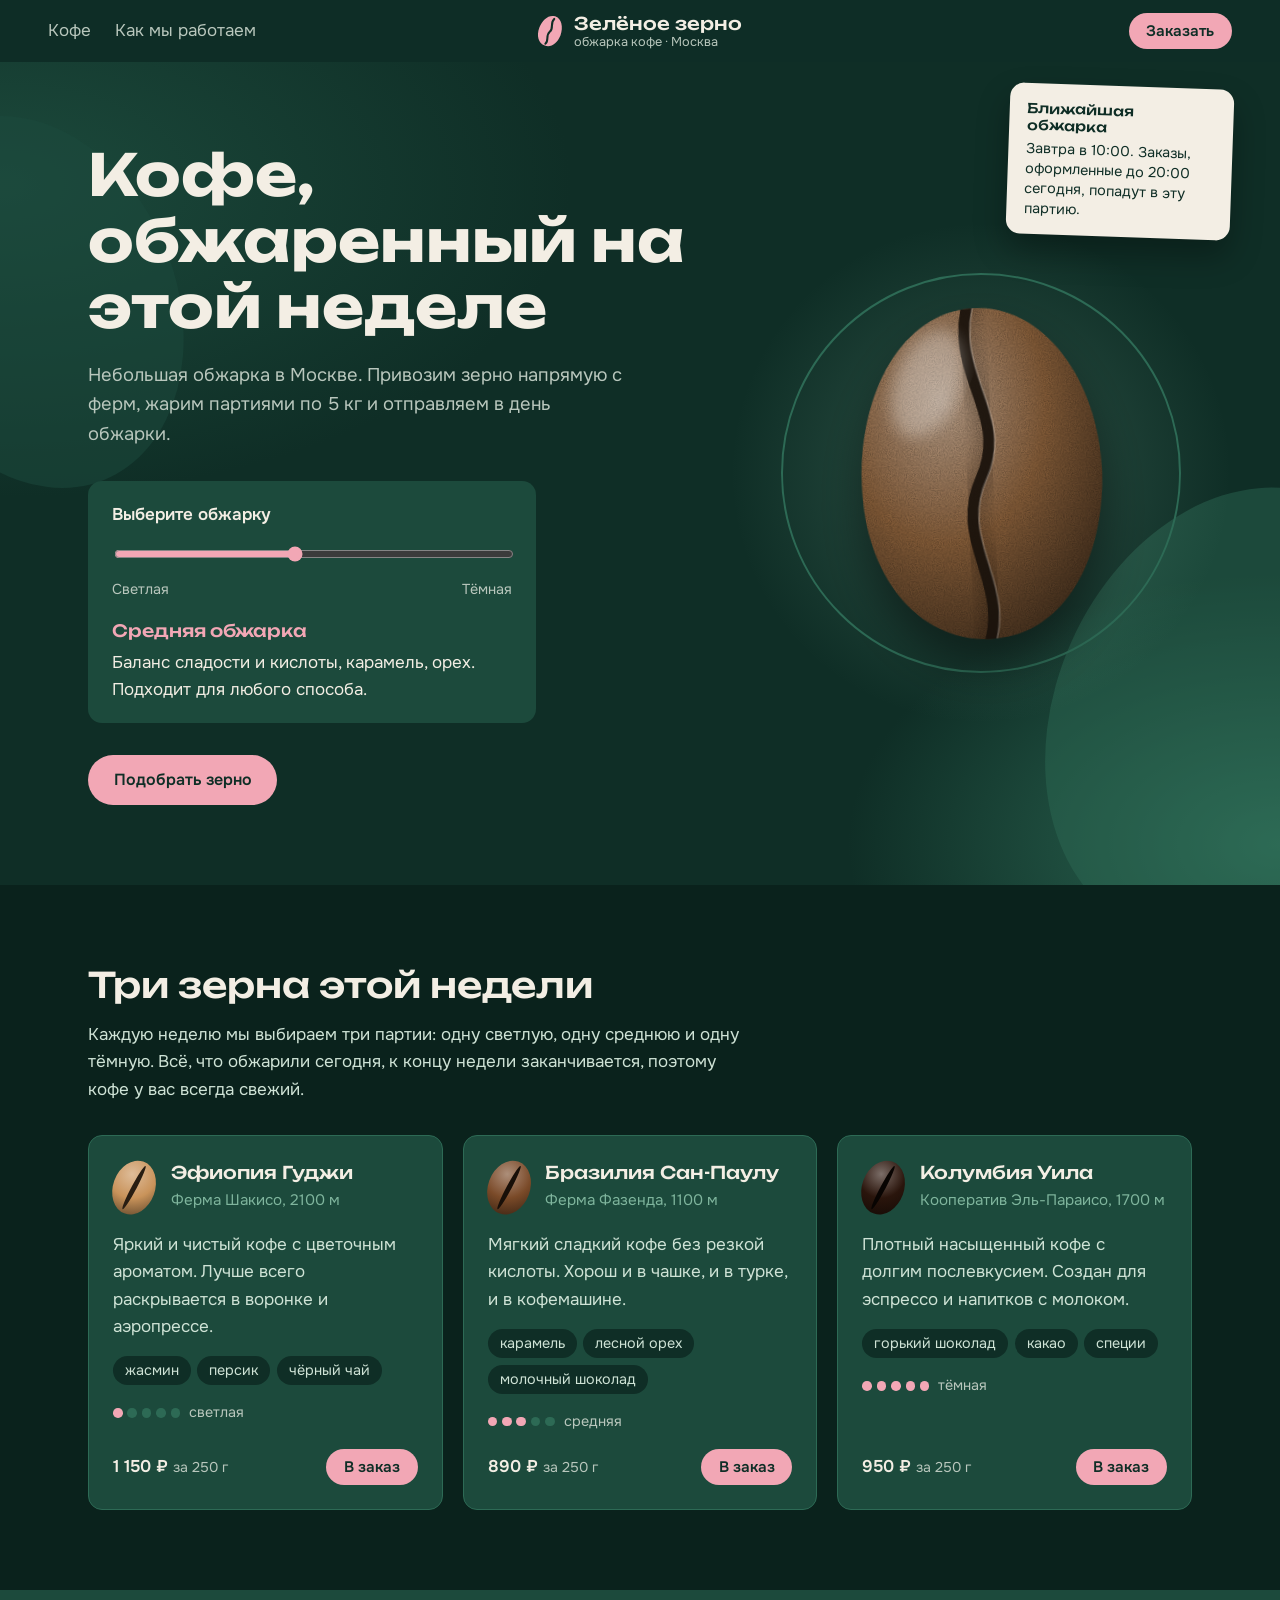
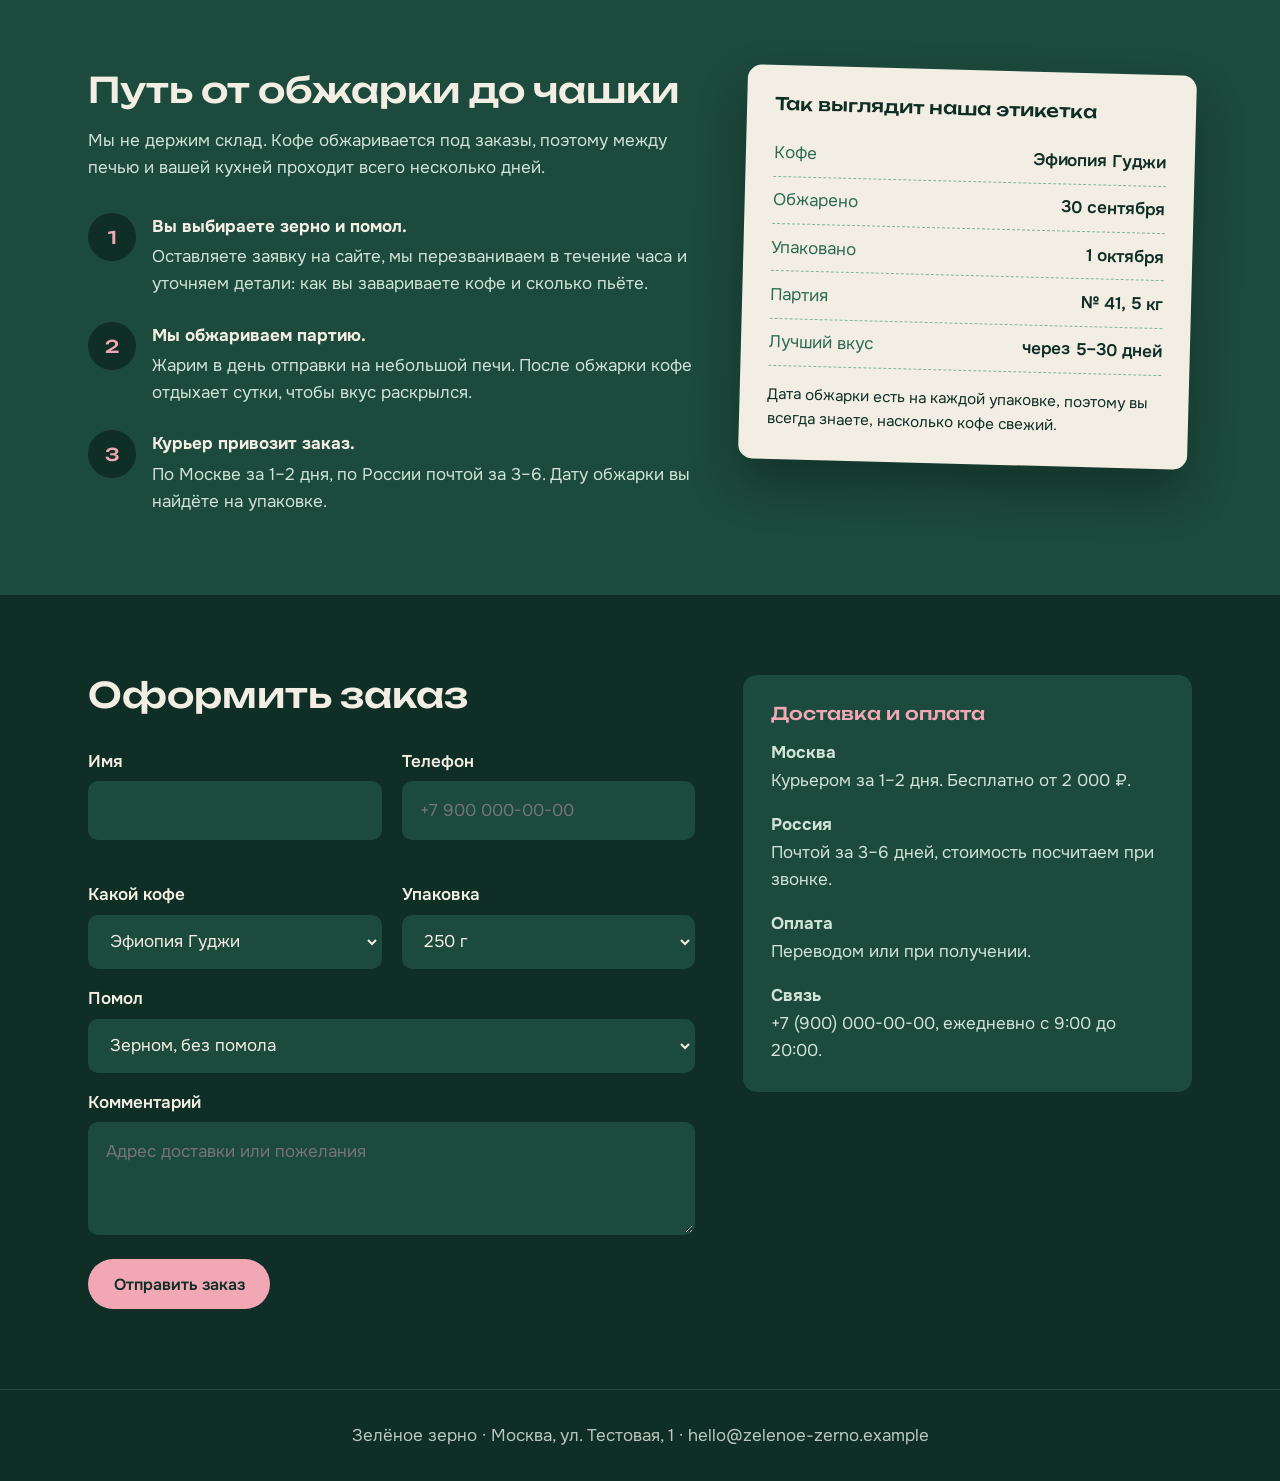
<file: index.html>
<!DOCTYPE html>
<html lang="ru">
<head>
  <meta charset="UTF-8">
  <meta name="viewport" content="width=device-width, initial-scale=1">
  <title>Зелёное зерно — кофе, обжаренный на этой неделе</title>
  <meta name="description" content="Небольшая обжарка в Москве. Жарим партиями по 5 кг и отправляем в день обжарки.">
  <link rel="icon" href="assets/favicon.svg" type="image/svg+xml">
  <link rel="preconnect" href="https://fonts.googleapis.com">
  <link rel="preconnect" href="https://fonts.gstatic.com" crossorigin>
  <link href="https://fonts.googleapis.com/css2?family=Onest:wght@400;600&family=Unbounded:wght@500;700&display=swap" rel="stylesheet">
  <link rel="stylesheet" href="css/styles.css">
</head>
<body>
  <header class="header">
    <nav class="nav nav-left" aria-label="Основное меню">
      <a href="#coffee">Кофе</a>
      <a href="#how">Как мы работаем</a>
    </nav>
    <a class="logo" href="#top" aria-label="Зелёное зерно, на главную">
      <svg class="logo-mark" viewBox="0 0 300 400" aria-hidden="true">
        <path d="M148 6C232 4 294 98 292 208 288 318 232 396 150 394 66 392 8 312 10 204 12 98 66 8 148 6Z" fill="var(--pink)"/>
        <path d="M148 40C112 110 188 150 150 210 114 270 184 322 150 368" fill="none" stroke="var(--green-deep)" stroke-width="26" stroke-linecap="round"/>
      </svg>
      <span class="logo-text"><strong>Зелёное зерно</strong><small>обжарка кофе · Москва</small></span>
    </a>
    <div class="header-cta"><a class="btn btn-small" href="#order">Заказать</a></div>
  </header>

  <main id="top">
    <div class="hero-band">
    <aside class="note-card" aria-label="Ближайшая обжарка">
      <strong>Ближайшая обжарка</strong>
      <span>Завтра в 10:00. Заказы, оформленные до 20:00 сегодня, попадут в эту партию.</span>
    </aside>
    <section class="hero">
      <div class="hero-text">
        <h1>Кофе, обжаренный на этой неделе</h1>
        <p class="lead">Небольшая обжарка в Москве. Привозим зерно напрямую с ферм, жарим партиями по 5 кг и отправляем в день обжарки.</p>

        <div class="roast-control">
          <label for="roast">Выберите обжарку</label>
          <input id="roast" type="range" min="0" max="100" value="45" aria-describedby="roast-info">
          <div class="roast-scale" aria-hidden="true"><span>Светлая</span><span>Тёмная</span></div>
          <div id="roast-info" class="roast-info" aria-live="polite">
            <strong id="roast-name"></strong>
            <span id="roast-desc"></span>
          </div>
        </div>

        <a class="btn" href="#coffee">Подобрать зерно</a>
      </div>

      <div class="hero-bean" aria-hidden="true">
        <div class="bean" id="bean">
          <svg viewBox="0 0 300 400" xmlns="http://www.w3.org/2000/svg">
            <defs>
              <radialGradient id="bean-body" cx="35%" cy="28%" r="85%">
                <stop offset="0" style="stop-color:color-mix(in srgb, var(--bean-color) 62%, white)"/>
                <stop offset=".5" style="stop-color:var(--bean-color)"/>
                <stop offset="1" style="stop-color:color-mix(in srgb, var(--bean-color) 45%, black)"/>
              </radialGradient>
              <clipPath id="bean-clip"><path id="bean-shape" d="M148 6C232 4 294 98 292 208 288 318 232 396 150 394 66 392 8 312 10 204 12 98 66 8 148 6Z"/></clipPath>
              <filter id="bean-grain" x="0" y="0" width="100%" height="100%">
                <feTurbulence type="fractalNoise" baseFrequency=".75" numOctaves="2" seed="4"/>
                <feColorMatrix values="0 0 0 0 0  0 0 0 0 0  0 0 0 0 0  0 0 0 1.4 -.45"/>
              </filter>
              <filter id="bean-blur"><feGaussianBlur stdDeviation="9"/></filter>
            </defs>
            <use href="#bean-shape" fill="url(#bean-body)"/>
            <g clip-path="url(#bean-clip)">
              <rect width="300" height="400" filter="url(#bean-grain)" opacity=".35"/>
              <path d="M146 -10C112 80 188 130 150 205 112 280 182 330 148 410" fill="none" stroke="#000" stroke-width="30" opacity=".18" filter="url(#bean-blur)"/>
              <path d="M146 -10C112 80 188 130 150 205 112 280 182 330 148 410" fill="none" stroke="color-mix(in srgb, var(--bean-color) 20%, black)" stroke-width="13" stroke-linecap="round" opacity=".92"/>
              <path d="M153 -10C119 80 195 130 157 205 119 280 189 330 155 410" fill="none" stroke="#fff" stroke-width="2.5" opacity=".18"/>
              <ellipse class="shine" cx="92" cy="92" rx="38" ry="66" fill="#fff" transform="rotate(24 92 92)" filter="url(#bean-blur)"/>
            </g>
          </svg>
        </div>
      </div>
    </section>

    </div>

    <section class="band band-coffee" id="coffee">
      <div class="container">
        <h2>Три зерна этой недели</h2>
        <p class="section-lead">Каждую неделю мы выбираем три партии: одну светлую, одну среднюю и одну тёмную. Всё, что обжарили сегодня, к концу недели заканчивается, поэтому кофе у вас всегда свежий.</p>
        <div class="cards">
          <article class="card">
            <div class="card-head">
              <span class="mini-bean" style="--bean-color:#c9935a"></span>
              <div><h3>Эфиопия Гуджи</h3><span class="origin">Ферма Шакисо, 2100 м</span></div>
            </div>
            <p>Яркий и чистый кофе с цветочным ароматом. Лучше всего раскрывается в воронке и аэропрессе.</p>
            <ul class="chips"><li>жасмин</li><li>персик</li><li>чёрный чай</li></ul>
            <div class="roast-meter" aria-label="Обжарка: 1 из 5"><span class="dot on"></span><span class="dot"></span><span class="dot"></span><span class="dot"></span><span class="dot"></span>&nbsp;светлая</div>
            <div class="card-foot"><span class="price">1 150 ₽ <small>за 250 г</small></span><button class="btn btn-small" type="button" data-coffee="Эфиопия Гуджи">В заказ</button></div>
          </article>
          <article class="card">
            <div class="card-head">
              <span class="mini-bean" style="--bean-color:#7a4a28"></span>
              <div><h3>Бразилия Сан-Паулу</h3><span class="origin">Ферма Фазенда, 1100 м</span></div>
            </div>
            <p>Мягкий сладкий кофе без резкой кислоты. Хорош и в чашке, и в турке, и в кофемашине.</p>
            <ul class="chips"><li>карамель</li><li>лесной орех</li><li>молочный шоколад</li></ul>
            <div class="roast-meter" aria-label="Обжарка: 3 из 5"><span class="dot on"></span><span class="dot on"></span><span class="dot on"></span><span class="dot"></span><span class="dot"></span>&nbsp;средняя</div>
            <div class="card-foot"><span class="price">890 ₽ <small>за 250 г</small></span><button class="btn btn-small" type="button" data-coffee="Бразилия Сан-Паулу">В заказ</button></div>
          </article>
          <article class="card">
            <div class="card-head">
              <span class="mini-bean" style="--bean-color:#2a150c"></span>
              <div><h3>Колумбия Уила</h3><span class="origin">Кооператив Эль-Параисо, 1700 м</span></div>
            </div>
            <p>Плотный насыщенный кофе с долгим послевкусием. Создан для эспрессо и напитков с молоком.</p>
            <ul class="chips"><li>горький шоколад</li><li>какао</li><li>специи</li></ul>
            <div class="roast-meter" aria-label="Обжарка: 5 из 5"><span class="dot on"></span><span class="dot on"></span><span class="dot on"></span><span class="dot on"></span><span class="dot on"></span>&nbsp;тёмная</div>
            <div class="card-foot"><span class="price">950 ₽ <small>за 250 г</small></span><button class="btn btn-small" type="button" data-coffee="Колумбия Уила">В заказ</button></div>
          </article>
        </div>
      </div>
    </section>

    <section class="band band-how" id="how">
      <div class="container how-grid">
        <div>
          <h2>Путь от обжарки до чашки</h2>
          <p class="section-lead">Мы не держим склад. Кофе обжаривается под заказы, поэтому между печью и вашей кухней проходит всего несколько дней.</p>
          <ol class="steps">
            <li><div><strong>Вы выбираете зерно и помол.</strong><span>Оставляете заявку на сайте, мы перезваниваем в течение часа и уточняем детали: как вы завариваете кофе и сколько пьёте.</span></div></li>
            <li><div><strong>Мы обжариваем партию.</strong><span>Жарим в день отправки на небольшой печи. После обжарки кофе отдыхает сутки, чтобы вкус раскрылся.</span></div></li>
            <li><div><strong>Курьер привозит заказ.</strong><span>По Москве за 1–2 дня, по России почтой за 3–6. Дату обжарки вы найдёте на упаковке.</span></div></li>
          </ol>
        </div>
        <aside class="label-card" aria-label="Пример этикетки">
          <h3>Так выглядит наша этикетка</h3>
          <dl>
            <div><dt>Кофе</dt><dd>Эфиопия Гуджи</dd></div>
            <div><dt>Обжарено</dt><dd>30 сентября</dd></div>
            <div><dt>Упаковано</dt><dd>1 октября</dd></div>
            <div><dt>Партия</dt><dd>№ 41, 5 кг</dd></div>
            <div><dt>Лучший вкус</dt><dd>через 5–30 дней</dd></div>
          </dl>
          <p>Дата обжарки есть на каждой упаковке, поэтому вы всегда знаете, насколько кофе свежий.</p>
        </aside>
      </div>
    </section>

    <section class="band band-order" id="order">
      <div class="container order-grid">
        <div>
          <h2>Оформить заказ</h2>
          <form class="form" id="order-form" novalidate>
            <div class="field">
              <label for="name">Имя</label>
              <input id="name" name="name" type="text" autocomplete="name" required>
              <p class="error" data-error-for="name"></p>
            </div>
            <div class="field">
              <label for="phone">Телефон</label>
              <input id="phone" name="phone" type="tel" autocomplete="tel" placeholder="+7 900 000-00-00" required>
              <p class="error" data-error-for="phone"></p>
            </div>
            <div class="field">
              <label for="coffee-select">Какой кофе</label>
              <select id="coffee-select" name="coffee"><option>Эфиопия Гуджи</option><option>Бразилия Сан-Паулу</option><option>Колумбия Уила</option></select>
            </div>
            <div class="field">
              <label for="weight">Упаковка</label>
              <select id="weight" name="weight"><option>250 г</option><option>500 г</option><option>1 кг</option></select>
            </div>
            <div class="field field-wide">
              <label for="grind">Помол</label>
              <select id="grind" name="grind"><option>Зерном, без помола</option><option>Для воронки</option><option>Для эспрессо</option><option>Для турки</option></select>
            </div>
            <div class="field field-wide">
              <label for="comment">Комментарий</label>
              <textarea id="comment" name="comment" rows="3" placeholder="Адрес доставки или пожелания"></textarea>
            </div>
            <button class="btn" type="submit">Отправить заказ</button>
            <p class="form-success" id="form-success" role="status" hidden></p>
          </form>
        </div>
        <aside class="info">
          <h3>Доставка и оплата</h3>
          <ul>
            <li><strong>Москва</strong>Курьером за 1–2 дня. Бесплатно от 2 000 ₽.</li>
            <li><strong>Россия</strong>Почтой за 3–6 дней, стоимость посчитаем при звонке.</li>
            <li><strong>Оплата</strong>Переводом или при получении.</li>
            <li><strong>Связь</strong>+7 (900) 000-00-00, ежедневно с 9:00 до 20:00.</li>
          </ul>
        </aside>
      </div>
    </section>
  </main>

  <footer class="footer">
    <p>Зелёное зерно · Москва, ул. Тестовая, 1 · hello@zelenoe-zerno.example</p>
  </footer>

  <script src="js/script.js"></script>
</body>
</html>
</file>
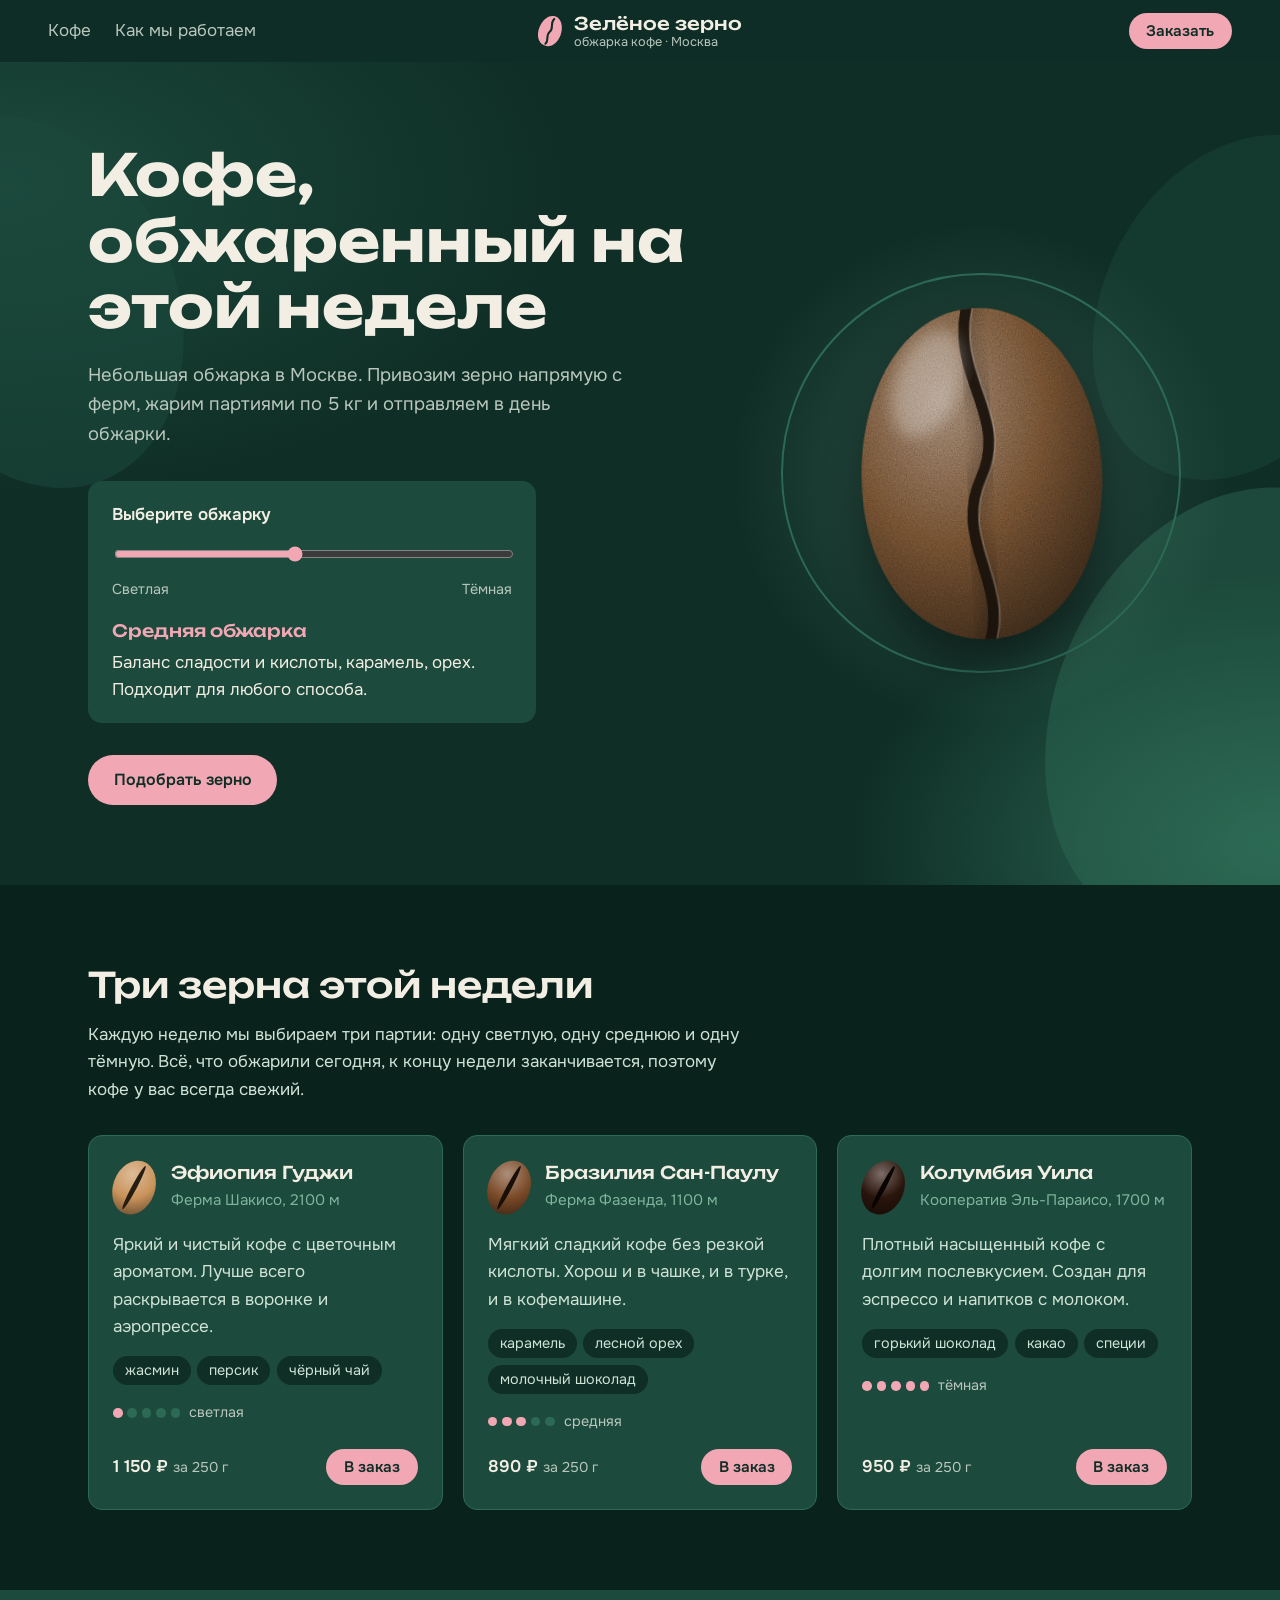
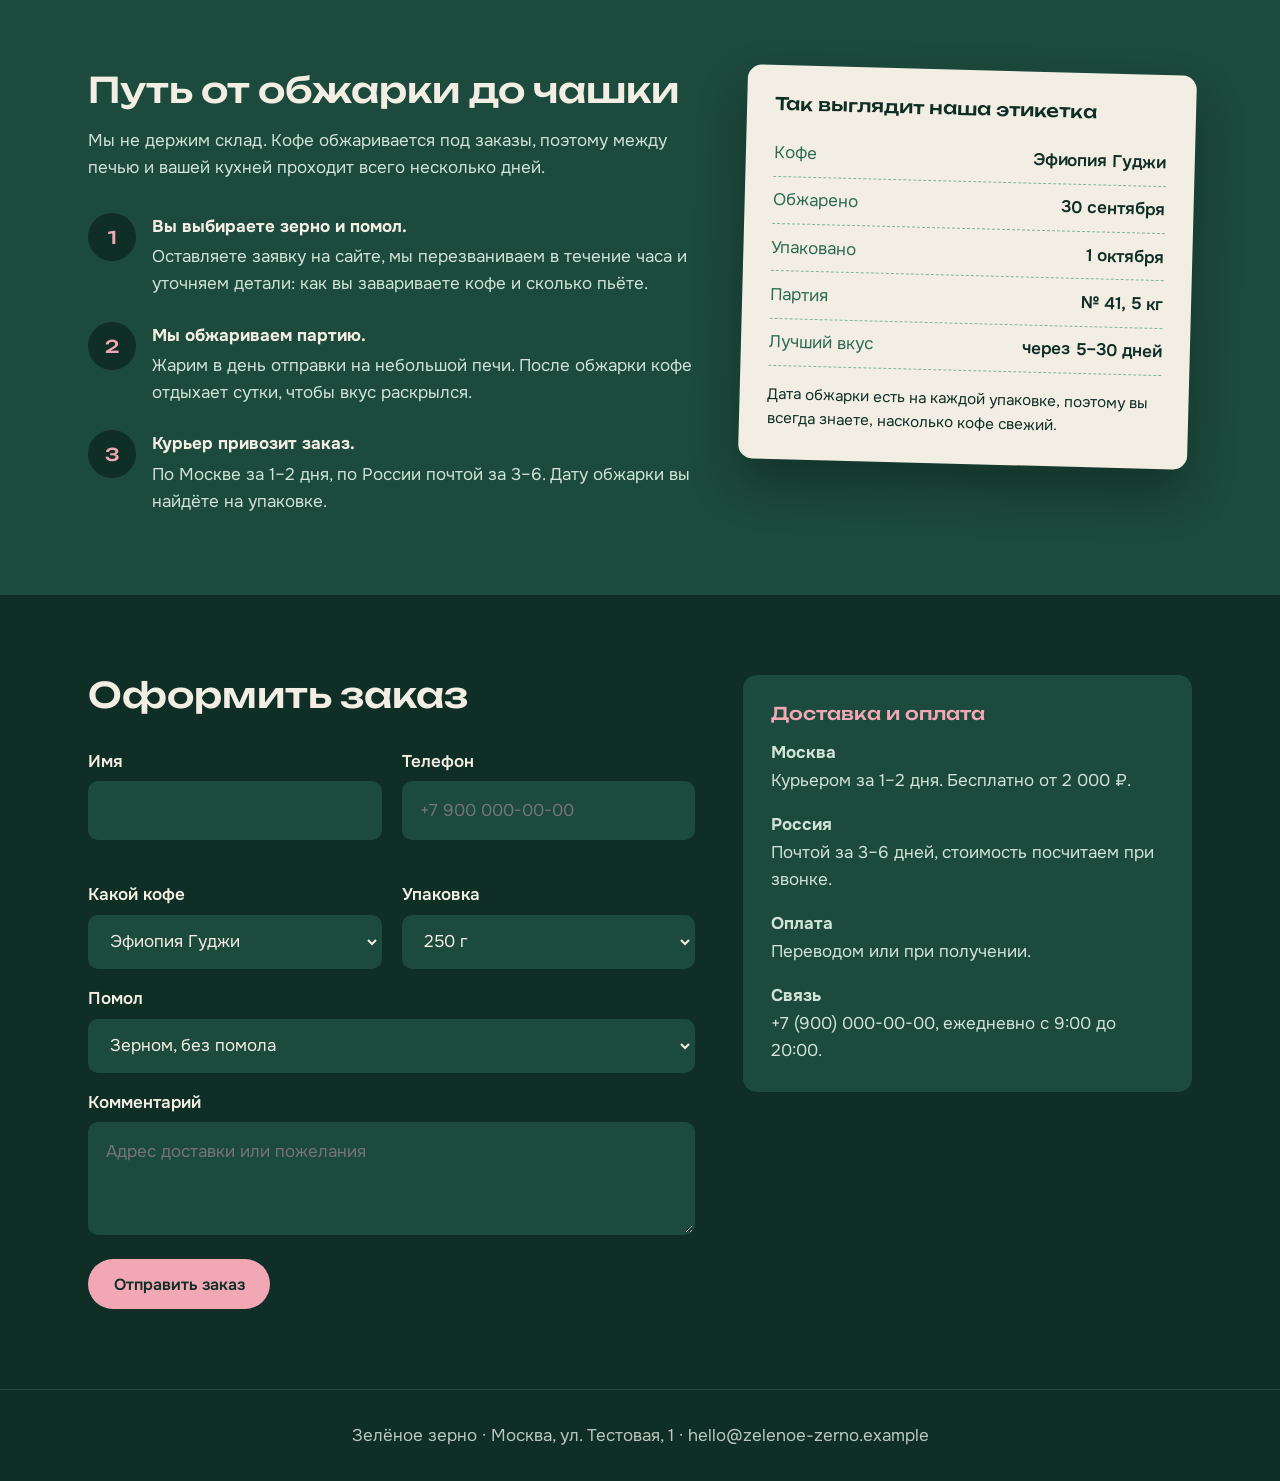
<file: landing/index.html>
<!DOCTYPE html>
<html lang="ru">
<head>
  <meta charset="UTF-8">
  <meta name="viewport" content="width=device-width, initial-scale=1">
  <title>Зелёное зерно — кофе, обжаренный на этой неделе</title>
  <meta name="description" content="Небольшая обжарка в Москве. Жарим партиями по 5 кг и отправляем в день обжарки.">
  <link rel="icon" href="assets/favicon.svg" type="image/svg+xml">
  <link rel="preconnect" href="https://fonts.googleapis.com">
  <link rel="preconnect" href="https://fonts.gstatic.com" crossorigin>
  <link href="https://fonts.googleapis.com/css2?family=Onest:wght@400;600&family=Unbounded:wght@500;700&display=swap" rel="stylesheet">
  <link rel="stylesheet" href="css/styles.css">
</head>
<body>
  <header class="header">
    <nav class="nav nav-left" aria-label="Основное меню">
      <a href="#coffee">Кофе</a>
      <a href="#how">Как мы работаем</a>
    </nav>
    <a class="logo" href="#top" aria-label="Зелёное зерно, на главную">
      <svg class="logo-mark" viewBox="0 0 300 400" aria-hidden="true">
        <path d="M148 6C232 4 294 98 292 208 288 318 232 396 150 394 66 392 8 312 10 204 12 98 66 8 148 6Z" fill="var(--pink)"/>
        <path d="M148 40C112 110 188 150 150 210 114 270 184 322 150 368" fill="none" stroke="var(--green-deep)" stroke-width="26" stroke-linecap="round"/>
      </svg>
      <span class="logo-text"><strong>Зелёное зерно</strong><small>обжарка кофе · Москва</small></span>
    </a>
    <div class="header-cta"><a class="btn btn-small" href="#order">Заказать</a></div>
  </header>

  <main id="top">
    <div class="hero-band">
    <span class="deco-glow" aria-hidden="true"></span>
    <section class="hero">
      <div class="hero-text">
        <h1>Кофе, обжаренный на этой неделе</h1>
        <p class="lead">Небольшая обжарка в Москве. Привозим зерно напрямую с ферм, жарим партиями по 5 кг и отправляем в день обжарки.</p>

        <div class="roast-control">
          <label for="roast">Выберите обжарку</label>
          <input id="roast" type="range" min="0" max="100" value="45" aria-describedby="roast-info">
          <div class="roast-scale" aria-hidden="true"><span>Светлая</span><span>Тёмная</span></div>
          <div id="roast-info" class="roast-info" aria-live="polite">
            <strong id="roast-name"></strong>
            <span id="roast-desc"></span>
          </div>
        </div>

        <a class="btn" href="#coffee">Подобрать зерно</a>
      </div>

      <div class="hero-bean" aria-hidden="true">
        <div class="bean" id="bean">
          <svg viewBox="0 0 300 400" xmlns="http://www.w3.org/2000/svg">
            <defs>
              <radialGradient id="bean-body" cx="35%" cy="28%" r="85%">
                <stop offset="0" style="stop-color:color-mix(in srgb, var(--bean-color) 62%, white)"/>
                <stop offset=".5" style="stop-color:var(--bean-color)"/>
                <stop offset="1" style="stop-color:color-mix(in srgb, var(--bean-color) 45%, black)"/>
              </radialGradient>
              <clipPath id="bean-clip"><path id="bean-shape" d="M148 6C232 4 294 98 292 208 288 318 232 396 150 394 66 392 8 312 10 204 12 98 66 8 148 6Z"/></clipPath>
              <filter id="bean-grain" x="0" y="0" width="100%" height="100%">
                <feTurbulence type="fractalNoise" baseFrequency=".75" numOctaves="2" seed="4"/>
                <feColorMatrix values="0 0 0 0 0  0 0 0 0 0  0 0 0 0 0  0 0 0 1.4 -.45"/>
              </filter>
              <filter id="bean-blur"><feGaussianBlur stdDeviation="9"/></filter>
            </defs>
            <use href="#bean-shape" fill="url(#bean-body)"/>
            <g clip-path="url(#bean-clip)">
              <rect width="300" height="400" filter="url(#bean-grain)" opacity=".35"/>
              <path d="M146 -10C112 80 188 130 150 205 112 280 182 330 148 410" fill="none" stroke="#000" stroke-width="30" opacity=".18" filter="url(#bean-blur)"/>
              <path d="M146 -10C112 80 188 130 150 205 112 280 182 330 148 410" fill="none" stroke="color-mix(in srgb, var(--bean-color) 20%, black)" stroke-width="13" stroke-linecap="round" opacity=".92"/>
              <path d="M153 -10C119 80 195 130 157 205 119 280 189 330 155 410" fill="none" stroke="#fff" stroke-width="2.5" opacity=".18"/>
              <ellipse class="shine" cx="92" cy="92" rx="38" ry="66" fill="#fff" transform="rotate(24 92 92)" filter="url(#bean-blur)"/>
            </g>
          </svg>
        </div>
      </div>
    </section>

    </div>

    <section class="band band-coffee" id="coffee">
      <div class="container">
        <h2>Три зерна этой недели</h2>
        <p class="section-lead">Каждую неделю мы выбираем три партии: одну светлую, одну среднюю и одну тёмную. Всё, что обжарили сегодня, к концу недели заканчивается, поэтому кофе у вас всегда свежий.</p>
        <div class="cards">
          <article class="card">
            <div class="card-head">
              <span class="mini-bean" style="--bean-color:#c9935a"></span>
              <div><h3>Эфиопия Гуджи</h3><span class="origin">Ферма Шакисо, 2100 м</span></div>
            </div>
            <p>Яркий и чистый кофе с цветочным ароматом. Лучше всего раскрывается в воронке и аэропрессе.</p>
            <ul class="chips"><li>жасмин</li><li>персик</li><li>чёрный чай</li></ul>
            <div class="roast-meter" aria-label="Обжарка: 1 из 5"><span class="dot on"></span><span class="dot"></span><span class="dot"></span><span class="dot"></span><span class="dot"></span>&nbsp;светлая</div>
            <div class="card-foot"><span class="price">1 150 ₽ <small>за 250 г</small></span><button class="btn btn-small" type="button" data-coffee="Эфиопия Гуджи">В заказ</button></div>
          </article>
          <article class="card">
            <div class="card-head">
              <span class="mini-bean" style="--bean-color:#7a4a28"></span>
              <div><h3>Бразилия Сан-Паулу</h3><span class="origin">Ферма Фазенда, 1100 м</span></div>
            </div>
            <p>Мягкий сладкий кофе без резкой кислоты. Хорош и в чашке, и в турке, и в кофемашине.</p>
            <ul class="chips"><li>карамель</li><li>лесной орех</li><li>молочный шоколад</li></ul>
            <div class="roast-meter" aria-label="Обжарка: 3 из 5"><span class="dot on"></span><span class="dot on"></span><span class="dot on"></span><span class="dot"></span><span class="dot"></span>&nbsp;средняя</div>
            <div class="card-foot"><span class="price">890 ₽ <small>за 250 г</small></span><button class="btn btn-small" type="button" data-coffee="Бразилия Сан-Паулу">В заказ</button></div>
          </article>
          <article class="card">
            <div class="card-head">
              <span class="mini-bean" style="--bean-color:#2a150c"></span>
              <div><h3>Колумбия Уила</h3><span class="origin">Кооператив Эль-Параисо, 1700 м</span></div>
            </div>
            <p>Плотный насыщенный кофе с долгим послевкусием. Создан для эспрессо и напитков с молоком.</p>
            <ul class="chips"><li>горький шоколад</li><li>какао</li><li>специи</li></ul>
            <div class="roast-meter" aria-label="Обжарка: 5 из 5"><span class="dot on"></span><span class="dot on"></span><span class="dot on"></span><span class="dot on"></span><span class="dot on"></span>&nbsp;тёмная</div>
            <div class="card-foot"><span class="price">950 ₽ <small>за 250 г</small></span><button class="btn btn-small" type="button" data-coffee="Колумбия Уила">В заказ</button></div>
          </article>
        </div>
      </div>
    </section>

    <section class="band band-how" id="how">
      <div class="container how-grid">
        <div>
          <h2>Путь от обжарки до чашки</h2>
          <p class="section-lead">Мы не держим склад. Кофе обжаривается под заказы, поэтому между печью и вашей кухней проходит всего несколько дней.</p>
          <ol class="steps">
            <li><div><strong>Вы выбираете зерно и помол.</strong><span>Оставляете заявку на сайте, мы перезваниваем в течение часа и уточняем детали: как вы завариваете кофе и сколько пьёте.</span></div></li>
            <li><div><strong>Мы обжариваем партию.</strong><span>Жарим в день отправки на небольшой печи. После обжарки кофе отдыхает сутки, чтобы вкус раскрылся.</span></div></li>
            <li><div><strong>Курьер привозит заказ.</strong><span>По Москве за 1–2 дня, по России почтой за 3–6. Дату обжарки вы найдёте на упаковке.</span></div></li>
          </ol>
        </div>
        <aside class="label-card" aria-label="Пример этикетки">
          <h3>Так выглядит наша этикетка</h3>
          <dl>
            <div><dt>Кофе</dt><dd>Эфиопия Гуджи</dd></div>
            <div><dt>Обжарено</dt><dd>30 сентября</dd></div>
            <div><dt>Упаковано</dt><dd>1 октября</dd></div>
            <div><dt>Партия</dt><dd>№ 41, 5 кг</dd></div>
            <div><dt>Лучший вкус</dt><dd>через 5–30 дней</dd></div>
          </dl>
          <p>Дата обжарки есть на каждой упаковке, поэтому вы всегда знаете, насколько кофе свежий.</p>
        </aside>
      </div>
    </section>

    <section class="band band-order" id="order">
      <div class="container order-grid">
        <div>
          <h2>Оформить заказ</h2>
          <form class="form" id="order-form" novalidate>
            <div class="field">
              <label for="name">Имя</label>
              <input id="name" name="name" type="text" autocomplete="name" required>
              <p class="error" data-error-for="name"></p>
            </div>
            <div class="field">
              <label for="phone">Телефон</label>
              <input id="phone" name="phone" type="tel" autocomplete="tel" placeholder="+7 900 000-00-00" required>
              <p class="error" data-error-for="phone"></p>
            </div>
            <div class="field">
              <label for="coffee-select">Какой кофе</label>
              <select id="coffee-select" name="coffee"><option>Эфиопия Гуджи</option><option>Бразилия Сан-Паулу</option><option>Колумбия Уила</option></select>
            </div>
            <div class="field">
              <label for="weight">Упаковка</label>
              <select id="weight" name="weight"><option>250 г</option><option>500 г</option><option>1 кг</option></select>
            </div>
            <div class="field field-wide">
              <label for="grind">Помол</label>
              <select id="grind" name="grind"><option>Зерном, без помола</option><option>Для воронки</option><option>Для эспрессо</option><option>Для турки</option></select>
            </div>
            <div class="field field-wide">
              <label for="comment">Комментарий</label>
              <textarea id="comment" name="comment" rows="3" placeholder="Адрес доставки или пожелания"></textarea>
            </div>
            <button class="btn" type="submit">Отправить заказ</button>
            <p class="form-success" id="form-success" role="status" hidden></p>
          </form>
        </div>
        <aside class="info">
          <h3>Доставка и оплата</h3>
          <ul>
            <li><strong>Москва</strong>Курьером за 1–2 дня. Бесплатно от 2 000 ₽.</li>
            <li><strong>Россия</strong>Почтой за 3–6 дней, стоимость посчитаем при звонке.</li>
            <li><strong>Оплата</strong>Переводом или при получении.</li>
            <li><strong>Связь</strong>+7 (900) 000-00-00, ежедневно с 9:00 до 20:00.</li>
          </ul>
        </aside>
      </div>
    </section>
  </main>

  <footer class="footer">
    <p>Зелёное зерно · Москва, ул. Тестовая, 1 · hello@zelenoe-zerno.example</p>
  </footer>

  <script src="js/script.js"></script>
</body>
</html>
</file>
<file: css/styles.css>
/* ===== Константы: меняйте цвета и шрифты здесь ===== */
:root {
  --green-900: #0a221c;
  --green-deep: #0f2e26;
  --green: #1c4a3c;
  --green-mid: #2d6a55;
  --green-soft: #7fb59d;
  --sage: #cfe3d6;
  --milk: #f3eee4;
  --muted: #b9c7bd;
  --pink: #f2a7b5;
  --pink-hover: #f7c0ca;
  --error: #ffb4a8;
  --roast-light: #c9935a; /* цвет зерна на светлой обжарке */
  --roast-dark: #2a150c;  /* цвет зерна на тёмной обжарке */

  --font-display: 'Unbounded', 'Arial Black', sans-serif;
  --font-body: 'Onest', system-ui, sans-serif;

  --radius: 14px;
  --gap: clamp(1.25rem, 4vw, 3rem);
  --max-width: 1200px;
}

/* ===== База ===== */
*, *::before, *::after { box-sizing: border-box; }
html { scroll-behavior: smooth; scroll-padding-top: 5rem; }
body {
  margin: 0;
  background: var(--green-deep);
  color: var(--milk);
  font-family: var(--font-body);
  font-size: 1.0625rem;
  line-height: 1.6;
}
h1, h2, h3 { font-family: var(--font-display); line-height: 1.15; margin: 0; }
h1 { font-size: clamp(2rem, 5.2vw, 3.6rem); font-weight: 700; }
h2 { font-size: clamp(1.5rem, 3.2vw, 2.2rem); font-weight: 500; margin-bottom: 2rem; }
h3 { font-size: 1.1rem; font-weight: 500; margin-bottom: .4rem; }
p { margin: 0; }
a { color: inherit; }
:focus-visible { outline: 3px solid var(--pink); outline-offset: 3px; }

/* ===== Кнопки ===== */
.btn {
  display: inline-block;
  padding: .9rem 1.6rem;
  border: 0;
  border-radius: 999px;
  background: var(--pink);
  color: var(--green-deep);
  font: 600 1rem var(--font-body);
  text-decoration: none;
  cursor: pointer;
  transition: background .2s, transform .1s;
}
.btn:hover { background: var(--pink-hover); }
.btn:active { transform: scale(.97); }
.btn-small { padding: .5rem 1.1rem; font-size: .95rem; }

/* ===== Шапка ===== */
.header {
  position: sticky; top: 0; z-index: 10;
  display: grid; grid-template-columns: 1fr auto 1fr; align-items: center; gap: 1rem;
  padding: .75rem var(--gap);
  background: color-mix(in srgb, var(--green-deep) 92%, transparent);
  backdrop-filter: blur(8px);
}
.logo { display: flex; align-items: center; gap: .8rem; text-decoration: none; }
.logo-mark { width: 1.5rem; height: 2rem; transform: rotate(20deg); flex-shrink: 0; }
.logo-text { display: grid; line-height: 1.25; }
.logo-text strong { font: 500 1.1rem var(--font-display); }
.logo-text small { color: var(--muted); font-size: .8rem; }
.header-cta { justify-self: end; }
.nav { display: flex; align-items: center; gap: 1.5rem; }
.nav a:not(.btn) { text-decoration: none; color: var(--muted); }
.nav a:not(.btn):hover { color: var(--milk); }

/* ===== Главный экран ===== */
.hero {
  max-width: var(--max-width);
  margin: 0 auto;
  padding: clamp(2rem, 7vw, 5rem) var(--gap);
  display: grid;
  grid-template-columns: 1.2fr .8fr;
  gap: var(--gap);
  align-items: center;
}
.lead { margin: 1.25rem 0 2rem; max-width: 34rem; color: var(--muted); font-size: 1.15rem; }

.roast-control {
  max-width: 28rem;
  margin-bottom: 2rem;
  padding: 1.25rem 1.5rem;
  background: var(--green);
  border-radius: var(--radius);
}
.roast-control label { display: block; margin-bottom: .75rem; font-weight: 600; }
.roast-scale { display: flex; justify-content: space-between; margin-top: .25rem; color: var(--muted); font-size: .9rem; }
.roast-info { margin-top: 1rem; display: grid; gap: .25rem; min-height: 4.5rem; }
.roast-info strong { font-family: var(--font-display); font-weight: 500; color: var(--pink); }

input[type="range"] { width: 100%; accent-color: var(--pink); height: 1.5rem; cursor: pointer; }

.hero-bean { display: grid; place-items: center; min-height: 20rem; }
.bean {
  --t: .45;
  width: min(16rem, 60vw);
  aspect-ratio: 3 / 4;
  transform: rotate(calc(var(--t) * 50deg - 25deg));
  transition: transform .25s ease-out;
  filter: drop-shadow(0 1.6rem 1.4rem rgb(0 0 0 / .45));
}
.bean svg { display: block; width: 100%; height: 100%; }
.bean .shine { opacity: calc(.14 + var(--t) * .3); }

/* ===== Секции и фоны ===== */
.container { max-width: var(--max-width); margin: 0 auto; padding: clamp(2.5rem, 7vw, 5rem) var(--gap); }
.band-coffee { background: var(--green-900); }
.band-how { background: var(--green); }
.band-order { background: var(--green-deep); }
.section-lead { max-width: 42rem; margin: -1rem 0 2rem; color: var(--sage); }

.hero-band {
  position: relative; overflow: hidden;
  background:
    radial-gradient(55rem 30rem at 0% 15%, var(--green) 0, transparent 65%),
    radial-gradient(45rem 28rem at 100% 95%, var(--green-mid) 0, transparent 60%),
    var(--green-deep);
}
.hero-band::before, .hero-band::after {
  content: ""; position: absolute; aspect-ratio: 3 / 4; border-radius: 50%; pointer-events: none;
}
.hero-band::before { width: 18rem; left: -7rem; top: 3rem; background: var(--green); opacity: .55; transform: rotate(-22deg); }
.hero-band::after { width: 22rem; right: -8rem; bottom: -4rem; background: var(--green-mid); opacity: .45; transform: rotate(24deg); }
.hero { position: relative; z-index: 1; }

/* ===== Карточки кофе ===== */
.cards { display: grid; grid-template-columns: repeat(3, 1fr); gap: 1.25rem; }
.card { display: flex; flex-direction: column; gap: 1rem; padding: 1.5rem; background: var(--green); border: 1px solid var(--green-mid); border-radius: var(--radius); }
.card-head { display: flex; align-items: center; gap: 1rem; }
.card h3 { margin: 0 0 .25rem; }
.origin { color: var(--green-soft); font-size: .95rem; }
.card p { color: var(--sage); }
.mini-bean {
  position: relative; flex-shrink: 0; width: 2.6rem; aspect-ratio: 3 / 4; border-radius: 50%;
  background: radial-gradient(circle at 35% 28%, color-mix(in srgb, var(--bean-color) 62%, white), var(--bean-color) 50%, color-mix(in srgb, var(--bean-color) 45%, black));
  transform: rotate(20deg);
}
.mini-bean::after { content: ""; position: absolute; left: 50%; top: 6%; width: 12%; height: 88%; border-radius: 50%; background: color-mix(in srgb, var(--bean-color) 20%, black); transform: translateX(-50%) rotate(8deg); }
.chips { display: flex; flex-wrap: wrap; gap: .4rem; list-style: none; margin: 0; padding: 0; }
.chips li { padding: .2rem .75rem; border-radius: 999px; background: var(--green-deep); color: var(--sage); font-size: .9rem; }
.roast-meter { display: flex; align-items: center; gap: .3rem; color: var(--muted); font-size: .9rem; }
.dot { width: .6rem; height: .6rem; border-radius: 50%; background: var(--green-mid); }
.dot.on { background: var(--pink); }
.card-foot { margin-top: auto; display: flex; justify-content: space-between; align-items: center; gap: 1rem; }
.price { font-weight: 600; white-space: nowrap; }
.price small { color: var(--muted); font-weight: 400; }

/* ===== Путь и этикетка ===== */
.how-grid, .order-grid { display: grid; gap: var(--gap); align-items: start; }
.how-grid { grid-template-columns: 1.15fr .85fr; }
.steps { list-style: none; margin: 0; padding: 0; display: grid; gap: 1.5rem; counter-reset: step; }
.steps li { counter-increment: step; display: grid; grid-template-columns: 3rem 1fr; gap: 1rem; }
.steps li::before { content: counter(step); display: grid; place-items: center; width: 3rem; height: 3rem; border-radius: 50%; background: var(--green-deep); color: var(--pink); font: 500 1.1rem var(--font-display); }
.steps strong { display: block; margin-bottom: .2rem; }
.steps span { color: var(--sage); }
.label-card { padding: 1.75rem; border-radius: var(--radius); background: var(--milk); color: var(--green-deep); transform: rotate(1.5deg); box-shadow: 0 1.5rem 3rem rgb(0 0 0 / .3); }
.label-card h3 { margin-bottom: 1rem; }
.label-card dl { margin: 0 0 1rem; }
.label-card dl div { display: flex; justify-content: space-between; gap: 1rem; padding: .6rem 0; border-bottom: 1px dashed var(--green-soft); }
.label-card dt { color: var(--green-mid); }
.label-card dd { margin: 0; font-weight: 600; text-align: right; }
.label-card p { font-size: .95rem; }

/* ===== Форма и справка ===== */
.order-grid { grid-template-columns: 1.15fr .85fr; }
.form { display: grid; grid-template-columns: 1fr 1fr; gap: 1rem 1.25rem; }
.field label { display: block; margin-bottom: .4rem; font-weight: 600; }
.field input, .field select, .field textarea { width: 100%; padding: .85rem 1rem; border: 2px solid var(--green); border-radius: 10px; background: var(--green); color: var(--milk); font: inherit; }
.field input:focus, .field select:focus, .field textarea:focus { border-color: var(--pink); outline: none; }
.field input.invalid { border-color: var(--error); }
.field-wide, .form .btn, .form-success { grid-column: 1 / -1; }
.form .btn { justify-self: start; }
.error { min-height: 1.3rem; margin-top: .3rem; color: var(--error); font-size: .95rem; }
.form-success { padding: 1rem 1.25rem; border-radius: 10px; background: var(--green-mid); }
.info { padding: 1.75rem; border-radius: var(--radius); background: var(--green); }
.info h3 { margin-bottom: 1rem; color: var(--pink); }
.info ul { list-style: none; margin: 0; padding: 0; display: grid; gap: 1.1rem; }
.info strong { display: block; }
.info li { color: var(--sage); }

/* ===== Подвал ===== */
.footer { padding: 2rem var(--gap); text-align: center; color: var(--muted); border-top: 1px solid var(--green); }

/* ===== Адаптив: планшет и телефон ===== */
@media (max-width: 1024px) {
  .cards { grid-template-columns: 1fr 1fr; }
  .how-grid, .order-grid { grid-template-columns: 1fr; }
  .label-card { transform: none; max-width: 28rem; }
}
@media (max-width: 800px) {
  .hero { grid-template-columns: 1fr; }
  .hero-bean { order: -1; min-height: 14rem; }
  .cards { grid-template-columns: 1fr; }
  .form { grid-template-columns: 1fr; }
  .nav a:not(.btn) { display: none; }
}
@media (prefers-reduced-motion: reduce) {
  html { scroll-behavior: auto; }
  .bean, .btn { transition: none; }
}

@media (max-width: 800px) {
  .header { grid-template-columns: 1fr auto; }
  .nav-left { display: none; }
  .logo-text small { display: none; }
}

/* ===== Украшения главного экрана ===== */
.note-card {
  position: absolute; top: 1.5rem; right: var(--gap); z-index: 2;
  display: grid; gap: .3rem; width: 14rem; padding: 1rem 1.1rem;
  border-radius: var(--radius); background: var(--milk); color: var(--green-deep);
  font-size: .9rem; line-height: 1.4; transform: rotate(2deg);
  box-shadow: 0 1rem 2rem rgb(0 0 0 / .3);
}
.note-card strong { font: 500 .85rem var(--font-display); }
.hero-bean { position: relative; }
.hero-bean::before, .hero-bean::after {
  content: ""; position: absolute; top: 50%; left: 50%; border-radius: 50%; transform: translate(-50%, -50%); pointer-events: none;
}
.hero-bean::before { width: min(25rem, 100%); aspect-ratio: 1; border: 2px solid var(--green-mid); }
.hero-bean::after { width: min(34rem, 130%); aspect-ratio: 1; background: radial-gradient(circle, color-mix(in srgb, var(--green-soft) 28%, transparent), transparent 65%); z-index: -1; }
.bean { position: relative; z-index: 1; }

@media (max-width: 1100px) {
  .note-card { display: none; }
}
</file>
<file: landing/css/styles.css>
/* ===== Константы: меняйте цвета и шрифты здесь ===== */
:root {
  --green-900: #0a221c;
  --green-deep: #0f2e26;
  --green: #1c4a3c;
  --green-mid: #2d6a55;
  --green-soft: #7fb59d;
  --sage: #cfe3d6;
  --milk: #f3eee4;
  --muted: #b9c7bd;
  --pink: #f2a7b5;
  --pink-hover: #f7c0ca;
  --error: #ffb4a8;
  --roast-light: #c9935a; /* цвет зерна на светлой обжарке */
  --roast-dark: #2a150c;  /* цвет зерна на тёмной обжарке */

  --font-display: 'Unbounded', 'Arial Black', sans-serif;
  --font-body: 'Onest', system-ui, sans-serif;

  --radius: 14px;
  --gap: clamp(1.25rem, 4vw, 3rem);
  --max-width: 1200px;
}

/* ===== База ===== */
*, *::before, *::after { box-sizing: border-box; }
html { scroll-behavior: smooth; scroll-padding-top: 5rem; }
body {
  margin: 0;
  background: var(--green-deep);
  color: var(--milk);
  font-family: var(--font-body);
  font-size: 1.0625rem;
  line-height: 1.6;
}
h1, h2, h3 { font-family: var(--font-display); line-height: 1.15; margin: 0; }
h1 { font-size: clamp(2rem, 5.2vw, 3.6rem); font-weight: 700; }
h2 { font-size: clamp(1.5rem, 3.2vw, 2.2rem); font-weight: 500; margin-bottom: 2rem; }
h3 { font-size: 1.1rem; font-weight: 500; margin-bottom: .4rem; }
p { margin: 0; }
a { color: inherit; }
:focus-visible { outline: 3px solid var(--pink); outline-offset: 3px; }

/* ===== Кнопки ===== */
.btn {
  display: inline-block;
  padding: .9rem 1.6rem;
  border: 0;
  border-radius: 999px;
  background: var(--pink);
  color: var(--green-deep);
  font: 600 1rem var(--font-body);
  text-decoration: none;
  cursor: pointer;
  transition: background .2s, transform .1s;
}
.btn:hover { background: var(--pink-hover); }
.btn:active { transform: scale(.97); }
.btn-small { padding: .5rem 1.1rem; font-size: .95rem; }

/* ===== Шапка ===== */
.header {
  position: sticky; top: 0; z-index: 10;
  display: grid; grid-template-columns: 1fr auto 1fr; align-items: center; gap: 1rem;
  padding: .75rem var(--gap);
  background: color-mix(in srgb, var(--green-deep) 92%, transparent);
  backdrop-filter: blur(8px);
}
.logo { display: flex; align-items: center; gap: .8rem; text-decoration: none; }
.logo-mark { width: 1.5rem; height: 2rem; transform: rotate(20deg); flex-shrink: 0; }
.logo-text { display: grid; line-height: 1.25; }
.logo-text strong { font: 500 1.1rem var(--font-display); }
.logo-text small { color: var(--muted); font-size: .8rem; }
.header-cta { justify-self: end; }
.nav { display: flex; align-items: center; gap: 1.5rem; }
.nav a:not(.btn) { text-decoration: none; color: var(--muted); }
.nav a:not(.btn):hover { color: var(--milk); }

/* ===== Главный экран ===== */
.hero {
  max-width: var(--max-width);
  margin: 0 auto;
  padding: clamp(2rem, 7vw, 5rem) var(--gap);
  display: grid;
  grid-template-columns: 1.2fr .8fr;
  gap: var(--gap);
  align-items: center;
}
.lead { margin: 1.25rem 0 2rem; max-width: 34rem; color: var(--muted); font-size: 1.15rem; }

.roast-control {
  max-width: 28rem;
  margin-bottom: 2rem;
  padding: 1.25rem 1.5rem;
  background: var(--green);
  border-radius: var(--radius);
}
.roast-control label { display: block; margin-bottom: .75rem; font-weight: 600; }
.roast-scale { display: flex; justify-content: space-between; margin-top: .25rem; color: var(--muted); font-size: .9rem; }
.roast-info { margin-top: 1rem; display: grid; gap: .25rem; min-height: 4.5rem; }
.roast-info strong { font-family: var(--font-display); font-weight: 500; color: var(--pink); }

input[type="range"] { width: 100%; accent-color: var(--pink); height: 1.5rem; cursor: pointer; }

.hero-bean { display: grid; place-items: center; min-height: 20rem; }
.bean {
  --t: .45;
  width: min(16rem, 60vw);
  aspect-ratio: 3 / 4;
  transform: rotate(calc(var(--t) * 50deg - 25deg));
  transition: transform .25s ease-out;
  filter: drop-shadow(0 1.6rem 1.4rem rgb(0 0 0 / .45));
}
.bean svg { display: block; width: 100%; height: 100%; }
.bean .shine { opacity: calc(.14 + var(--t) * .3); }

/* ===== Секции и фоны ===== */
.container { max-width: var(--max-width); margin: 0 auto; padding: clamp(2.5rem, 7vw, 5rem) var(--gap); }
.band-coffee { background: var(--green-900); }
.band-how { background: var(--green); }
.band-order { background: var(--green-deep); }
.section-lead { max-width: 42rem; margin: -1rem 0 2rem; color: var(--sage); }

.hero-band {
  position: relative; overflow: hidden;
  background:
    radial-gradient(55rem 30rem at 0% 15%, var(--green) 0, transparent 65%),
    radial-gradient(45rem 28rem at 100% 95%, var(--green-mid) 0, transparent 60%),
    var(--green-deep);
}
.hero-band::before, .hero-band::after {
  content: ""; position: absolute; aspect-ratio: 3 / 4; border-radius: 50%; pointer-events: none;
}
.hero-band::before { width: 18rem; left: -7rem; top: 3rem; background: var(--green); opacity: .55; transform: rotate(-22deg); }
.hero-band::after { width: 22rem; right: -8rem; bottom: -4rem; background: var(--green-mid); opacity: .45; transform: rotate(24deg); }
.hero { position: relative; z-index: 1; }

/* ===== Карточки кофе ===== */
.cards { display: grid; grid-template-columns: repeat(3, 1fr); gap: 1.25rem; }
.card { display: flex; flex-direction: column; gap: 1rem; padding: 1.5rem; background: var(--green); border: 1px solid var(--green-mid); border-radius: var(--radius); }
.card-head { display: flex; align-items: center; gap: 1rem; }
.card h3 { margin: 0 0 .25rem; }
.origin { color: var(--green-soft); font-size: .95rem; }
.card p { color: var(--sage); }
.mini-bean {
  position: relative; flex-shrink: 0; width: 2.6rem; aspect-ratio: 3 / 4; border-radius: 50%;
  background: radial-gradient(circle at 35% 28%, color-mix(in srgb, var(--bean-color) 62%, white), var(--bean-color) 50%, color-mix(in srgb, var(--bean-color) 45%, black));
  transform: rotate(20deg);
}
.mini-bean::after { content: ""; position: absolute; left: 50%; top: 6%; width: 12%; height: 88%; border-radius: 50%; background: color-mix(in srgb, var(--bean-color) 20%, black); transform: translateX(-50%) rotate(8deg); }
.chips { display: flex; flex-wrap: wrap; gap: .4rem; list-style: none; margin: 0; padding: 0; }
.chips li { padding: .2rem .75rem; border-radius: 999px; background: var(--green-deep); color: var(--sage); font-size: .9rem; }
.roast-meter { display: flex; align-items: center; gap: .3rem; color: var(--muted); font-size: .9rem; }
.dot { width: .6rem; height: .6rem; border-radius: 50%; background: var(--green-mid); }
.dot.on { background: var(--pink); }
.card-foot { margin-top: auto; display: flex; justify-content: space-between; align-items: center; gap: 1rem; }
.price { font-weight: 600; white-space: nowrap; }
.price small { color: var(--muted); font-weight: 400; }

/* ===== Путь и этикетка ===== */
.how-grid, .order-grid { display: grid; gap: var(--gap); align-items: start; }
.how-grid { grid-template-columns: 1.15fr .85fr; }
.steps { list-style: none; margin: 0; padding: 0; display: grid; gap: 1.5rem; counter-reset: step; }
.steps li { counter-increment: step; display: grid; grid-template-columns: 3rem 1fr; gap: 1rem; }
.steps li::before { content: counter(step); display: grid; place-items: center; width: 3rem; height: 3rem; border-radius: 50%; background: var(--green-deep); color: var(--pink); font: 500 1.1rem var(--font-display); }
.steps strong { display: block; margin-bottom: .2rem; }
.steps span { color: var(--sage); }
.label-card { padding: 1.75rem; border-radius: var(--radius); background: var(--milk); color: var(--green-deep); transform: rotate(1.5deg); box-shadow: 0 1.5rem 3rem rgb(0 0 0 / .3); }
.label-card h3 { margin-bottom: 1rem; }
.label-card dl { margin: 0 0 1rem; }
.label-card dl div { display: flex; justify-content: space-between; gap: 1rem; padding: .6rem 0; border-bottom: 1px dashed var(--green-soft); }
.label-card dt { color: var(--green-mid); }
.label-card dd { margin: 0; font-weight: 600; text-align: right; }
.label-card p { font-size: .95rem; }

/* ===== Форма и справка ===== */
.order-grid { grid-template-columns: 1.15fr .85fr; }
.form { display: grid; grid-template-columns: 1fr 1fr; gap: 1rem 1.25rem; }
.field label { display: block; margin-bottom: .4rem; font-weight: 600; }
.field input, .field select, .field textarea { width: 100%; padding: .85rem 1rem; border: 2px solid var(--green); border-radius: 10px; background: var(--green); color: var(--milk); font: inherit; }
.field input:focus, .field select:focus, .field textarea:focus { border-color: var(--pink); outline: none; }
.field input.invalid { border-color: var(--error); }
.field-wide, .form .btn, .form-success { grid-column: 1 / -1; }
.form .btn { justify-self: start; }
.error { min-height: 1.3rem; margin-top: .3rem; color: var(--error); font-size: .95rem; }
.form-success { padding: 1rem 1.25rem; border-radius: 10px; background: var(--green-mid); }
.info { padding: 1.75rem; border-radius: var(--radius); background: var(--green); }
.info h3 { margin-bottom: 1rem; color: var(--pink); }
.info ul { list-style: none; margin: 0; padding: 0; display: grid; gap: 1.1rem; }
.info strong { display: block; }
.info li { color: var(--sage); }

/* ===== Подвал ===== */
.footer { padding: 2rem var(--gap); text-align: center; color: var(--muted); border-top: 1px solid var(--green); }

/* ===== Адаптив: планшет и телефон ===== */
@media (max-width: 1024px) {
  .cards { grid-template-columns: 1fr 1fr; }
  .how-grid, .order-grid { grid-template-columns: 1fr; }
  .label-card { transform: none; max-width: 28rem; }
}
@media (max-width: 800px) {
  .hero { grid-template-columns: 1fr; }
  .hero-bean { order: -1; min-height: 14rem; }
  .cards { grid-template-columns: 1fr; }
  .form { grid-template-columns: 1fr; }
  .nav a:not(.btn) { display: none; }
}
@media (prefers-reduced-motion: reduce) {
  html { scroll-behavior: auto; }
  .bean, .btn { transition: none; }
}

@media (max-width: 800px) {
  .header { grid-template-columns: 1fr auto; }
  .nav-left { display: none; }
  .logo-text small { display: none; }
}

/* ===== Украшения главного экрана ===== */
.deco-glow {
  position: absolute; top: 4rem; right: -6rem; width: 17rem; aspect-ratio: 3 / 4; border-radius: 50%; pointer-events: none;
  background: var(--green); opacity: .4; transform: rotate(28deg);
}
.hero-bean { position: relative; }
.hero-bean::before, .hero-bean::after {
  content: ""; position: absolute; top: 50%; left: 50%; border-radius: 50%; transform: translate(-50%, -50%); pointer-events: none;
}
.hero-bean::before { width: min(25rem, 100%); aspect-ratio: 1; border: 2px solid var(--green-mid); }
.hero-bean::after { width: min(34rem, 130%); aspect-ratio: 1; background: radial-gradient(circle, color-mix(in srgb, var(--green-soft) 28%, transparent), transparent 65%); z-index: -1; }
.bean { position: relative; z-index: 1; }
</file>
